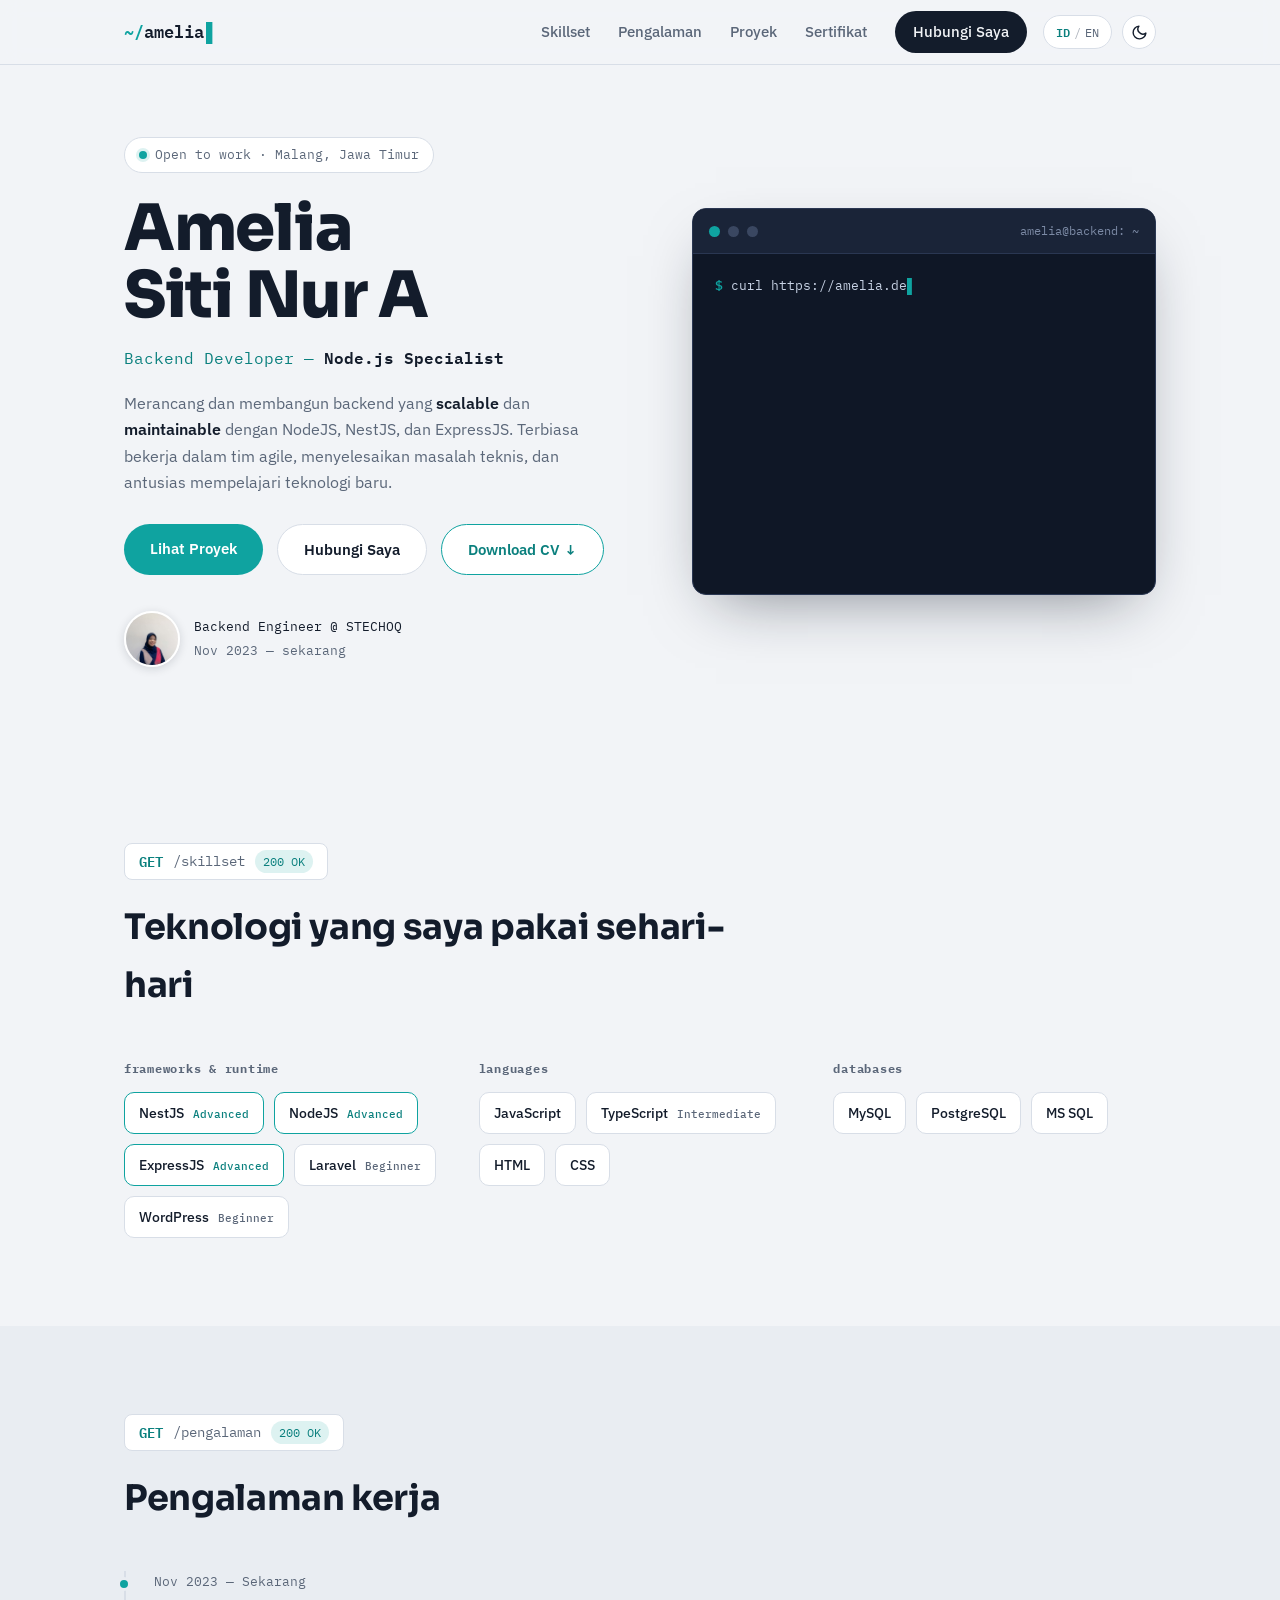
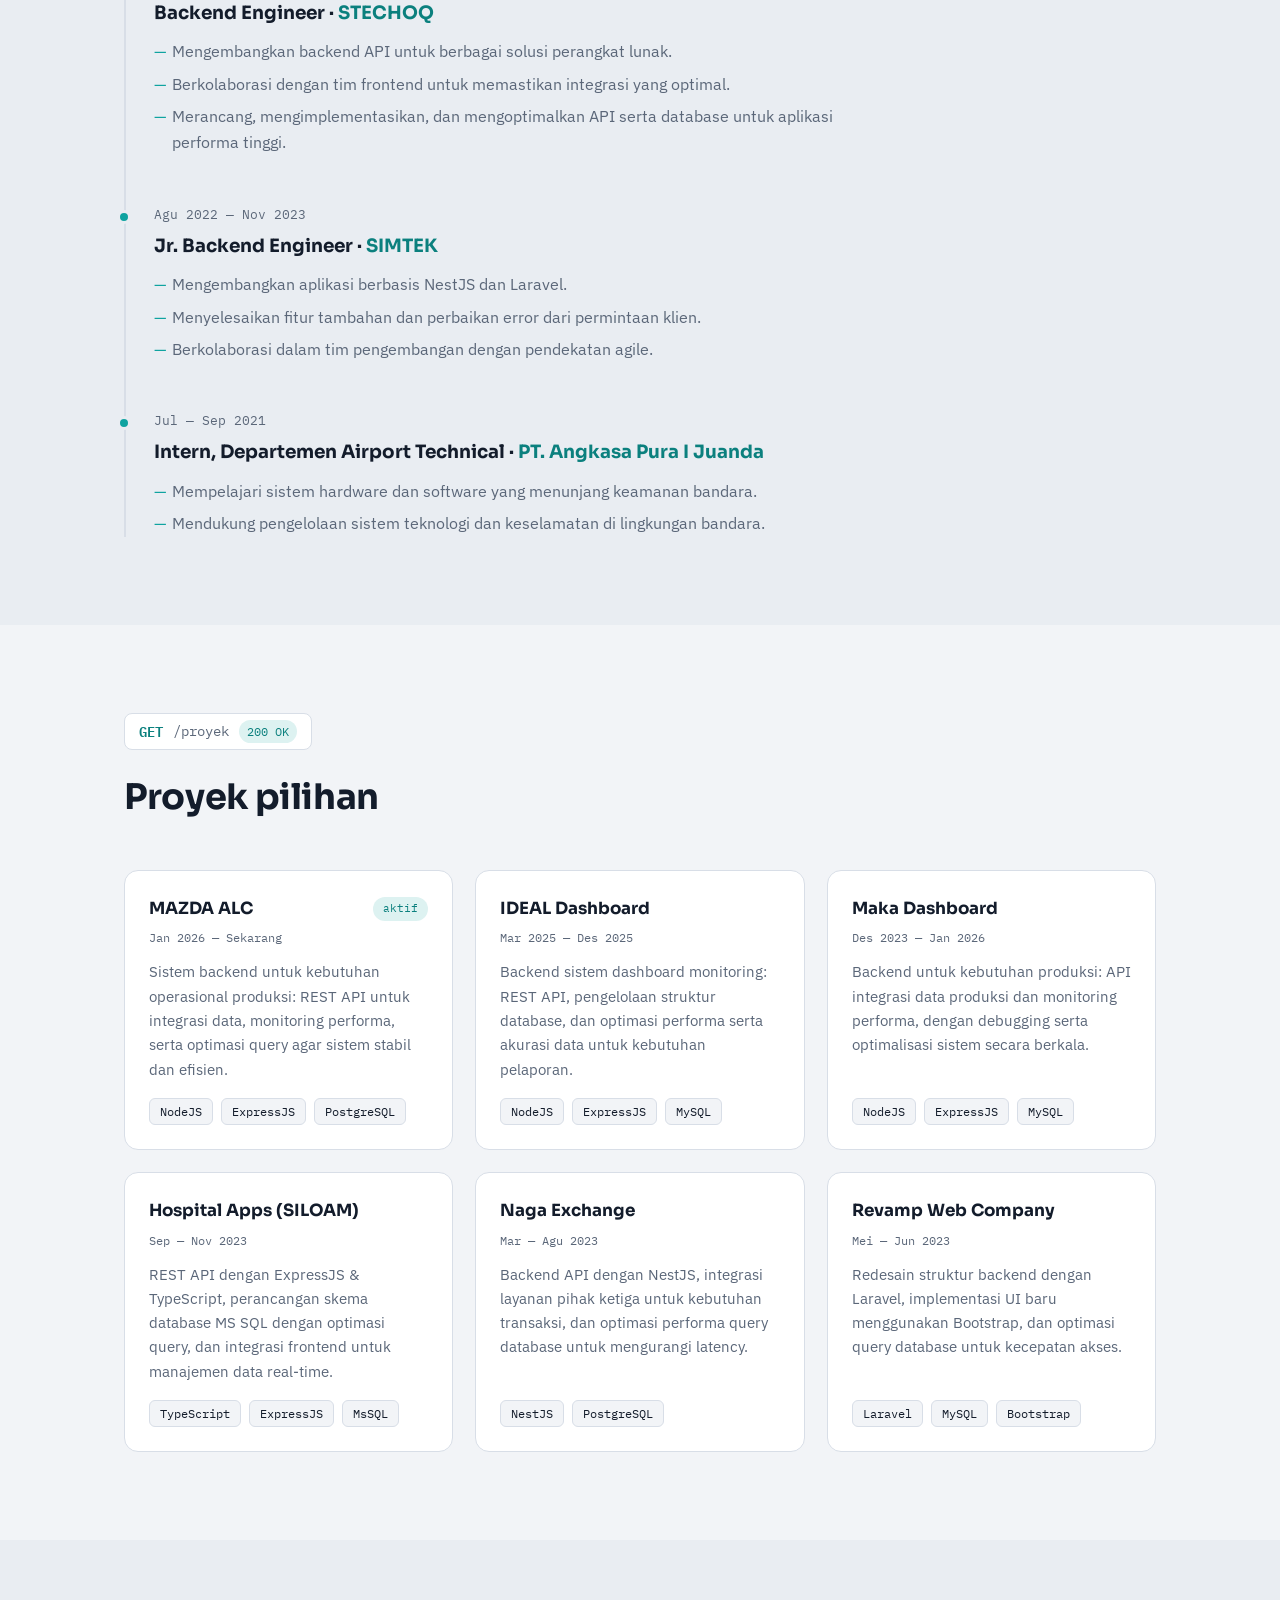
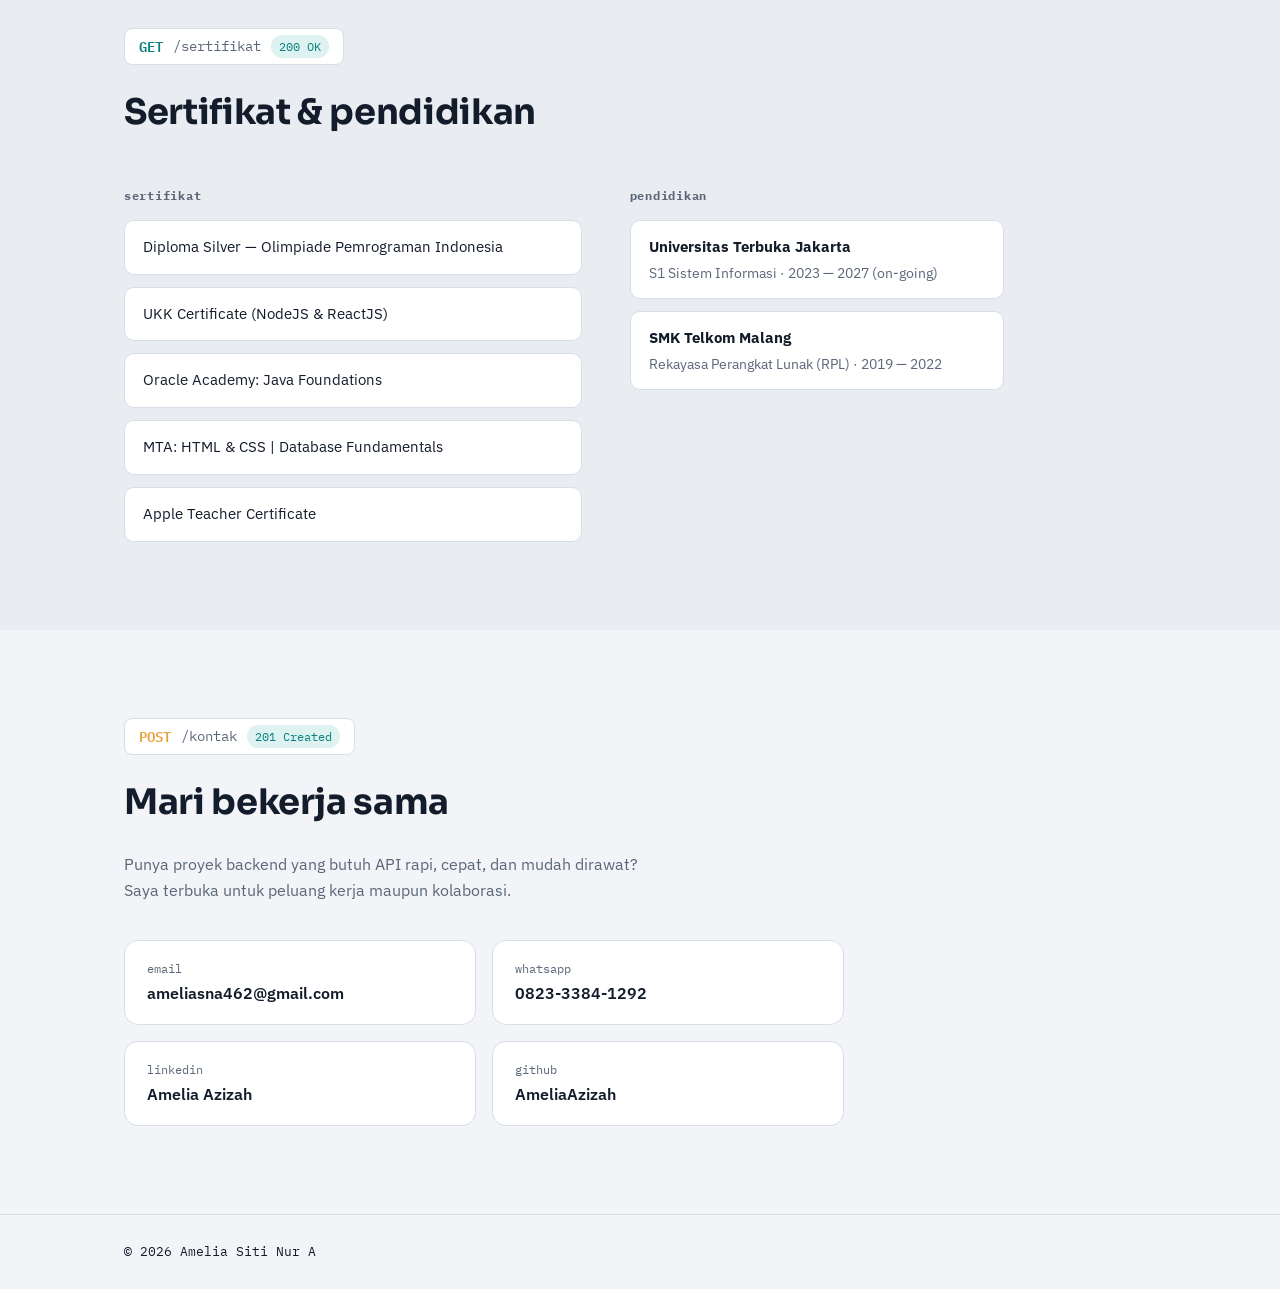
<file: index.html>
<!DOCTYPE html>
<html lang="id">

<head>
  <meta charset="UTF-8" />
  <meta name="viewport" content="width=device-width, initial-scale=1.0" />
  <title>Amelia Siti Nur A — Backend Developer | Node.js Specialist</title>
  <meta name="description"
    content="Portfolio Amelia Siti Nur A, Backend Developer & Node.js Specialist. Berpengalaman membangun REST API dengan NestJS, ExpressJS, dan berbagai database untuk aplikasi performa tinggi." />
  <link rel="canonical" href="https://ameliaazizah.netlify.app/" />
  <meta property="og:type" content="website" />
  <meta property="og:title" content="Amelia Siti Nur A — Backend Developer | Node.js Specialist" />
  <meta property="og:description"
    content="Backend Developer & Node.js Specialist. Membangun REST API yang scalable dengan NestJS, ExpressJS, MySQL, PostgreSQL, dan MsSQL." />
  <meta property="og:url" content="https://ameliaazizah.netlify.app/" />
  <meta property="og:image" content="https://ameliaazizah.netlify.app/assets/foto.jpeg" />
  <link rel="preconnect" href="https://fonts.googleapis.com" />
  <link rel="preconnect" href="https://fonts.gstatic.com" crossorigin />
  <link
    href="https://fonts.googleapis.com/css2?family=Sora:wght@600;700;800&family=IBM+Plex+Sans:wght@400;500;600&family=IBM+Plex+Mono:wght@400;500;600&display=swap"
    rel="stylesheet" />
  <link rel="icon" href="assets/favicon.ico" sizes="48x48" />
  <link rel="icon" href="assets/favicon-32.png" type="image/png" sizes="32x32" />
  <link rel="icon" href="assets/favicon-192.png" type="image/png" sizes="192x192" />
  <link rel="apple-touch-icon" href="assets/apple-touch-icon.png" />
  <link rel="stylesheet" href="style.css" />
  <script>
    // Terapkan tema sebelum halaman dirender agar tidak "flash"
    (function () {
      var saved = localStorage.getItem("theme");
      var prefersDark = window.matchMedia("(prefers-color-scheme: dark)").matches;
      var theme = saved || (prefersDark ? "dark" : "light");
      document.documentElement.setAttribute("data-theme", theme);
    })();
  </script>
</head>

<body>

  <!-- ===== NAVBAR ===== -->
  <header class="nav">
    <div class="container nav__inner">
      <a href="#" class="nav__brand"><span class="nav__prompt">~/</span>amelia<span class="nav__cursor">▋</span></a>

      <nav class="nav__links" id="navLinks">
        <a href="#skillset">Skillset</a>
        <a href="#pengalaman" data-i18n="nav.exp">Pengalaman</a>
        <a href="#proyek" data-i18n="nav.projects">Proyek</a>
        <a href="#sertifikat" data-i18n="nav.certs">Sertifikat</a>
        <a href="#kontak" class="nav__cta" data-i18n="nav.contact">Hubungi Saya</a>
      </nav>

      <div class="nav__controls">
        <button class="lang-toggle mono" id="langToggle" aria-label="Ganti bahasa">
          <span data-lang-opt="id" class="active">ID</span><span class="lang-sep">/</span><span
            data-lang-opt="en">EN</span>
        </button>
        <button class="theme-toggle" id="themeToggle" aria-label="Ganti tema terang/gelap">
          <svg class="icon-sun" width="17" height="17" viewBox="0 0 24 24" fill="none" stroke="currentColor"
            stroke-width="2" stroke-linecap="round">
            <circle cx="12" cy="12" r="4" />
            <path
              d="M12 2v2M12 20v2M4.9 4.9l1.4 1.4M17.7 17.7l1.4 1.4M2 12h2M20 12h2M4.9 19.1l1.4-1.4M17.7 6.3l1.4-1.4" />
          </svg>
          <svg class="icon-moon" width="17" height="17" viewBox="0 0 24 24" fill="none" stroke="currentColor"
            stroke-width="2" stroke-linecap="round" stroke-linejoin="round">
            <path d="M21 12.8A9 9 0 1 1 11.2 3a7 7 0 0 0 9.8 9.8z" />
          </svg>
        </button>
        <button class="nav__toggle" id="navToggle" aria-label="Buka menu" aria-expanded="false">
          <span></span><span></span><span></span>
        </button>
      </div>
    </div>
  </header>

  <main>
    <!-- ===== HERO ===== -->
    <section class="hero">
      <div class="container hero__inner">
        <div class="hero__text">
          <p class="hero__status"><span class="dot"></span><span data-i18n="hero.status">Open to work · Malang, Jawa
              Timur</span></p>
          <h1 class="hero__title">Amelia<br />Siti Nur A</h1>
          <p class="hero__role" data-i18n="hero.role">Backend Developer — <em>Node.js Specialist</em></p>
          <p class="hero__desc" data-i18n="hero.desc">
            Merancang dan membangun backend yang <strong>scalable</strong> dan
            <strong>maintainable</strong> dengan NodeJS, NestJS, dan ExpressJS.
            Terbiasa bekerja dalam tim agile, menyelesaikan masalah teknis,
            dan antusias mempelajari teknologi baru.
          </p>
          <div class="hero__actions">
            <a href="#proyek" class="btn btn--primary" data-i18n="hero.cta1">Lihat Proyek</a>
            <a href="#kontak" class="btn btn--ghost" data-i18n="hero.cta2">Hubungi Saya</a>
            <a href="CV_Amelia_Azizah.pdf" download class="btn btn--ghost btn--cv">Download CV <span
                class="cv-arrow">↓</span></a>
          </div>
          <div class="hero__profile">
            <img src="assets/foto.jpeg" alt="Foto Amelia Siti Nur A" class="hero__photo" />
            <div class="hero__profile-meta">
              <span class="mono">Backend Engineer @ STECHOQ</span>
              <span class="mono muted" data-i18n="hero.meta">Nov 2023 — sekarang</span>
            </div>
          </div>
        </div>

        <!-- Signature: terminal API response -->
        <div class="terminal" aria-label="Contoh respons API profil">
          <div class="terminal__bar">
            <span class="terminal__dot"></span>
            <span class="terminal__dot"></span>
            <span class="terminal__dot"></span>
            <span class="terminal__title mono">amelia@backend: ~</span>
          </div>
          <pre class="terminal__body mono"
            id="terminalBody"><span class="t-prompt">$</span> <span id="typedCmd"></span><span class="cursor" id="cursor">▋</span><code id="jsonOut"></code></pre>
        </div>
      </div>
    </section>

    <!-- ===== SKILLSET ===== -->
    <section class="section" id="skillset">
      <div class="container">
        <p class="endpoint mono reveal"><span class="method">GET</span> /skillset <span class="status-chip">200
            OK</span></p>
        <h2 class="section__title reveal" data-i18n="skills.title">Teknologi yang saya pakai sehari-hari</h2>
        <div class="skills reveal">
          <div class="skills__group">
            <h3 class="skills__label mono">frameworks &amp; runtime</h3>
            <ul class="chips">
              <li class="chip chip--adv">NestJS <small>Advanced</small></li>
              <li class="chip chip--adv">NodeJS <small>Advanced</small></li>
              <li class="chip chip--adv">ExpressJS <small>Advanced</small></li>
              <li class="chip">Laravel <small>Beginner</small></li>
              <li class="chip">WordPress <small>Beginner</small></li>
            </ul>
          </div>
          <div class="skills__group">
            <h3 class="skills__label mono">languages</h3>
            <ul class="chips">
              <li class="chip">JavaScript</li>
              <li class="chip">TypeScript <small>Intermediate</small></li>
              <li class="chip">HTML</li>
              <li class="chip">CSS</li>
            </ul>
          </div>
          <div class="skills__group">
            <h3 class="skills__label mono">databases</h3>
            <ul class="chips">
              <li class="chip">MySQL</li>
              <li class="chip">PostgreSQL</li>
              <li class="chip">MS SQL</li>
            </ul>
          </div>
        </div>
      </div>
    </section>

    <!-- ===== PENGALAMAN ===== -->
    <section class="section section--alt" id="pengalaman">
      <div class="container">
        <p class="endpoint mono reveal"><span class="method">GET</span> <span
            data-i18n="exp.endpoint">/pengalaman</span> <span class="status-chip">200 OK</span></p>
        <h2 class="section__title reveal" data-i18n="exp.title">Pengalaman kerja</h2>

        <div class="timeline">
          <article class="timeline__item reveal">
            <div class="timeline__marker"></div>
            <p class="timeline__date mono" data-i18n="exp.1.date">Nov 2023 — Sekarang</p>
            <h3 class="timeline__role">Backend Engineer · <span>STECHOQ</span></h3>
            <ul class="timeline__points" data-i18n="exp.1.points">
              <li>Mengembangkan backend API untuk berbagai solusi perangkat lunak.</li>
              <li>Berkolaborasi dengan tim frontend untuk memastikan integrasi yang optimal.</li>
              <li>Merancang, mengimplementasikan, dan mengoptimalkan API serta database untuk aplikasi performa tinggi.
              </li>
            </ul>
          </article>

          <article class="timeline__item reveal">
            <div class="timeline__marker"></div>
            <p class="timeline__date mono" data-i18n="exp.2.date">Agu 2022 — Nov 2023</p>
            <h3 class="timeline__role">Jr. Backend Engineer · <span>SIMTEK</span></h3>
            <ul class="timeline__points" data-i18n="exp.2.points">
              <li>Mengembangkan aplikasi berbasis NestJS dan Laravel.</li>
              <li>Menyelesaikan fitur tambahan dan perbaikan error dari permintaan klien.</li>
              <li>Berkolaborasi dalam tim pengembangan dengan pendekatan agile.</li>
            </ul>
          </article>

          <article class="timeline__item reveal">
            <div class="timeline__marker"></div>
            <p class="timeline__date mono">Jul — Sep 2021</p>
            <h3 class="timeline__role" data-i18n="exp.3.role">Intern, Departemen Airport Technical · <span>PT. Angkasa
                Pura I Juanda</span></h3>
            <ul class="timeline__points" data-i18n="exp.3.points">
              <li>Mempelajari sistem hardware dan software yang menunjang keamanan bandara.</li>
              <li>Mendukung pengelolaan sistem teknologi dan keselamatan di lingkungan bandara.</li>
            </ul>
          </article>
        </div>
      </div>
    </section>

    <!-- ===== PROYEK ===== -->
    <section class="section" id="proyek">
      <div class="container">
        <p class="endpoint mono reveal"><span class="method">GET</span> <span data-i18n="proj.endpoint">/proyek</span>
          <span class="status-chip">200 OK</span>
        </p>
        <h2 class="section__title reveal" data-i18n="proj.title">Proyek pilihan</h2>

        <div class="projects">
          <article class="card reveal">
            <div class="card__head">
              <h3>MAZDA ALC</h3>
              <span class="badge badge--live mono" data-i18n="proj.badge">aktif</span>
            </div>
            <p class="card__date mono" data-i18n="proj.1.date">Jan 2026 — Sekarang</p>
            <p class="card__desc" data-i18n="proj.1.desc">Sistem backend untuk kebutuhan operasional produksi: REST API
              untuk integrasi data, monitoring performa, serta optimasi query agar sistem stabil dan efisien.</p>
            <ul class="tags mono">
              <li>NodeJS</li>
              <li>ExpressJS</li>
              <li>PostgreSQL</li>
            </ul>
          </article>

          <article class="card reveal">
            <div class="card__head">
              <h3>IDEAL Dashboard</h3>
            </div>
            <p class="card__date mono" data-i18n="proj.2.date">Mar 2025 — Des 2025</p>
            <p class="card__desc" data-i18n="proj.2.desc">Backend sistem dashboard monitoring: REST API, pengelolaan
              struktur database, dan optimasi performa serta akurasi data untuk kebutuhan pelaporan.</p>
            <ul class="tags mono">
              <li>NodeJS</li>
              <li>ExpressJS</li>
              <li>MySQL</li>
            </ul>
          </article>

          <article class="card reveal">
            <div class="card__head">
              <h3>Maka Dashboard</h3>
            </div>
            <p class="card__date mono" data-i18n="proj.3.date">Des 2023 — Jan 2026</p>
            <p class="card__desc" data-i18n="proj.3.desc">Backend untuk kebutuhan produksi: API integrasi data produksi
              dan monitoring performa, dengan debugging serta optimalisasi sistem secara berkala.</p>
            <ul class="tags mono">
              <li>NodeJS</li>
              <li>ExpressJS</li>
              <li>MySQL</li>
            </ul>
          </article>

          <article class="card reveal">
            <div class="card__head">
              <h3>Hospital Apps (SILOAM)</h3>
            </div>
            <p class="card__date mono">Sep — Nov 2023</p>
            <p class="card__desc" data-i18n="proj.4.desc">REST API dengan ExpressJS &amp; TypeScript, perancangan skema
              database MS SQL dengan optimasi query, dan integrasi frontend untuk manajemen data real-time.</p>
            <ul class="tags mono">
              <li>TypeScript</li>
              <li>ExpressJS</li>
              <li>MsSQL</li>
            </ul>
          </article>

          <article class="card reveal">
            <div class="card__head">
              <h3>Naga Exchange</h3>
            </div>
            <p class="card__date mono" data-i18n="proj.5.date">Mar — Agu 2023</p>
            <p class="card__desc" data-i18n="proj.5.desc">Backend API dengan NestJS, integrasi layanan pihak ketiga
              untuk kebutuhan transaksi, dan optimasi performa query database untuk mengurangi latency.</p>
            <ul class="tags mono">
              <li>NestJS</li>
              <li>PostgreSQL</li>
            </ul>
          </article>

          <article class="card reveal">
            <div class="card__head">
              <h3>Revamp Web Company</h3>
            </div>
            <p class="card__date mono" data-i18n="proj.6.date">Mei — Jun 2023</p>
            <p class="card__desc" data-i18n="proj.6.desc">Redesain struktur backend dengan Laravel, implementasi UI baru
              menggunakan Bootstrap, dan optimasi query database untuk kecepatan akses.</p>
            <ul class="tags mono">
              <li>Laravel</li>
              <li>MySQL</li>
              <li>Bootstrap</li>
            </ul>
          </article>
        </div>
      </div>
    </section>

    <!-- ===== SERTIFIKAT & PENDIDIKAN ===== -->
    <section class="section section--alt" id="sertifikat">
      <div class="container">
        <p class="endpoint mono reveal"><span class="method">GET</span> <span
            data-i18n="cred.endpoint">/sertifikat</span> <span class="status-chip">200 OK</span></p>
        <h2 class="section__title reveal" data-i18n="cred.title">Sertifikat &amp; pendidikan</h2>

        <div class="creds">
          <div class="creds__col reveal">
            <h3 class="skills__label mono" data-i18n="cred.label1">sertifikat</h3>
            <ul class="creds__list">
              <li>Diploma Silver — Olimpiade Pemrograman Indonesia</li>
              <li>UKK Certificate (NodeJS &amp; ReactJS)</li>
              <li>Oracle Academy: Java Foundations</li>
              <li>MTA: HTML &amp; CSS | Database Fundamentals</li>
              <li>Apple Teacher Certificate</li>
            </ul>
          </div>
          <div class="creds__col reveal">
            <h3 class="skills__label mono" data-i18n="cred.label2">pendidikan</h3>
            <ul class="creds__list creds__list--edu">
              <li>
                <strong>Universitas Terbuka Jakarta</strong>
                <span data-i18n="cred.edu1">S1 Sistem Informasi · 2023 — 2027 (on-going)</span>
              </li>
              <li>
                <strong>SMK Telkom Malang</strong>
                <span data-i18n="cred.edu2">Rekayasa Perangkat Lunak (RPL) · 2019 — 2022</span>
              </li>
            </ul>
          </div>
        </div>
      </div>
    </section>

    <!-- ===== KONTAK ===== -->
    <section class="section contact" id="kontak">
      <div class="container">
        <p class="endpoint mono reveal"><span class="method method--post">POST</span> <span
            data-i18n="contact.endpoint">/kontak</span> <span class="status-chip">201 Created</span></p>
        <h2 class="section__title reveal" data-i18n="contact.title">Mari bekerja sama</h2>
        <p class="contact__lead reveal" data-i18n="contact.lead">Punya proyek backend yang butuh API rapi, cepat, dan
          mudah dirawat? Saya terbuka untuk peluang kerja maupun kolaborasi.</p>
        <div class="contact__links reveal">
          <a class="contact__item" href="mailto:ameliasna462@gmail.com">
            <span class="mono muted">email</span>
            <span>ameliasna462@gmail.com</span>
          </a>
          <a class="contact__item" href="https://wa.me/6282333841292" target="_blank" rel="noopener">
            <span class="mono muted">whatsapp</span>
            <span>0823-3384-1292</span>
          </a>
          <a class="contact__item" href="https://www.linkedin.com/in/amelia-azizah" target="_blank" rel="noopener">
            <span class="mono muted">linkedin</span>
            <span>Amelia Azizah</span>
          </a>
          <a class="contact__item" href="https://github.com/AmeliaAzizah" target="_blank" rel="noopener">
            <span class="mono muted">github</span>
            <span>AmeliaAzizah</span>
          </a>
        </div>
      </div>
    </section>
  </main>

  <footer class="footer">
    <div class="container footer__inner">
      <span class="mono">© <span id="year"></span> Amelia Siti Nur A</span>
      <!-- <span class="mono muted" data-i18n="footer.note">Dibangun dengan HTML, CSS &amp; JS — tanpa framework.</span> -->
    </div>
  </footer>

  <script src="script.js"></script>
</body>

</html>
</file>
<file: style.css>
/* ============================================
   Portfolio — Amelia Siti Nur A
   Tema light (default) & dark via [data-theme]
   ============================================ */

:root {
  --bg: #F2F4F7;
  --bg-alt: #E9EDF2;
  --ink: #131C2B;
  --muted: #5B6779;
  --line: #D8DEE7;
  --surface: #FFFFFF;
  --nav-bg: rgba(242, 244, 247, 0.88);
  --panel: #0F1726;
  --panel-2: #1A2438;
  --panel-line: #2A3752;
  --teal: #0FA3A0;
  --teal-strong: #0B807E;   /* teks aksen di atas background */
  --teal-soft: #DDF2F1;
  --amber: #E8A33D;
  --shadow-card: 0 16px 36px -20px rgba(19, 28, 43, 0.25);
  --shadow-terminal: 0 24px 60px -24px rgba(15, 23, 38, 0.5);

  --font-display: "Sora", sans-serif;
  --font-body: "IBM Plex Sans", sans-serif;
  --font-mono: "IBM Plex Mono", monospace;

  --radius: 14px;
  --container: 1080px;
}

[data-theme="dark"] {
  --bg: #0D141F;
  --bg-alt: #111A29;
  --ink: #E7ECF5;
  --muted: #97A3B8;
  --line: #263349;
  --surface: #172236;
  --nav-bg: rgba(13, 20, 31, 0.88);
  --panel: #0A101B;
  --panel-2: #131D30;
  --panel-line: #2A3752;
  --teal: #17B3B0;
  --teal-strong: #4ED4D0;
  --teal-soft: rgba(23, 179, 176, 0.16);
  --amber: #EBAE52;
  --shadow-card: 0 16px 36px -20px rgba(0, 0, 0, 0.6);
  --shadow-terminal: 0 24px 60px -24px rgba(0, 0, 0, 0.8);
}

* { margin: 0; padding: 0; box-sizing: border-box; }

html { scroll-behavior: smooth; }

body {
  font-family: var(--font-body);
  background: var(--bg);
  color: var(--ink);
  line-height: 1.65;
  -webkit-font-smoothing: antialiased;
  transition: background 0.3s ease, color 0.3s ease;
}

.container {
  max-width: var(--container);
  margin: 0 auto;
  padding: 0 24px;
}

.mono { font-family: var(--font-mono); }
.muted { color: var(--muted); }

img { max-width: 100%; display: block; }
a { color: inherit; text-decoration: none; }
ul { list-style: none; }

/* ===== Navbar ===== */
.nav {
  position: sticky;
  top: 0;
  z-index: 50;
  background: var(--nav-bg);
  backdrop-filter: blur(10px);
  border-bottom: 1px solid var(--line);
}

.nav__inner {
  display: flex;
  align-items: center;
  justify-content: space-between;
  gap: 16px;
  height: 64px;
}

.nav__brand {
  font-family: var(--font-mono);
  font-weight: 600;
  font-size: 1.05rem;
}

.nav__cursor {
  color: var(--teal);
  animation: blink 1s step-end infinite;
  margin-left: 2px;
}

.nav__prompt { color: var(--teal); }

.nav__links {
  display: flex;
  align-items: center;
  gap: 28px;
  font-size: 0.95rem;
  font-weight: 500;
  margin-left: auto;
}

.nav__links a:not(.nav__cta) {
  color: var(--muted);
  transition: color 0.2s ease;
}

.nav__links a:not(.nav__cta):hover { color: var(--ink); }

.nav__cta {
  background: var(--ink);
  color: var(--bg);
  padding: 8px 18px;
  border-radius: 999px;
  transition: background 0.2s ease;
}

.nav__cta:hover { background: var(--teal-strong); }

/* Kontrol bahasa & tema */
.nav__controls {
  display: flex;
  align-items: center;
  gap: 10px;
}

.lang-toggle {
  display: inline-flex;
  align-items: center;
  gap: 4px;
  background: var(--surface);
  border: 1px solid var(--line);
  border-radius: 999px;
  padding: 6px 12px;
  font-size: 0.78rem;
  cursor: pointer;
  color: var(--muted);
  transition: border-color 0.2s ease;
}

.lang-toggle:hover { border-color: var(--teal); }

.lang-toggle .active {
  color: var(--teal-strong);
  font-weight: 600;
}

.lang-sep { opacity: 0.5; }

.theme-toggle {
  display: inline-flex;
  align-items: center;
  justify-content: center;
  width: 34px;
  height: 34px;
  background: var(--surface);
  border: 1px solid var(--line);
  border-radius: 50%;
  cursor: pointer;
  color: var(--ink);
  transition: border-color 0.2s ease, transform 0.2s ease;
}

.theme-toggle:hover { border-color: var(--teal); transform: rotate(15deg); }

/* icon: tampilkan bulan saat light (menuju dark), matahari saat dark */
.icon-sun { display: none; }
.icon-moon { display: block; }
[data-theme="dark"] .icon-sun { display: block; }
[data-theme="dark"] .icon-moon { display: none; }

.nav__toggle {
  display: none;
  flex-direction: column;
  gap: 5px;
  background: none;
  border: 0;
  cursor: pointer;
  padding: 8px;
}

.nav__toggle span {
  width: 22px;
  height: 2px;
  background: var(--ink);
  border-radius: 2px;
  transition: transform 0.25s ease, opacity 0.25s ease;
}

.nav__toggle.open span:nth-child(1) { transform: translateY(7px) rotate(45deg); }
.nav__toggle.open span:nth-child(2) { opacity: 0; }
.nav__toggle.open span:nth-child(3) { transform: translateY(-7px) rotate(-45deg); }

/* ===== Hero ===== */
.hero { padding: 72px 0 88px; }

.hero__inner {
  display: grid;
  grid-template-columns: 1.05fr 0.95fr;
  gap: 56px;
  align-items: center;
}

.hero__status {
  display: inline-flex;
  align-items: center;
  gap: 8px;
  font-family: var(--font-mono);
  font-size: 0.82rem;
  color: var(--muted);
  background: var(--surface);
  border: 1px solid var(--line);
  padding: 6px 14px;
  border-radius: 999px;
  margin-bottom: 22px;
}

.dot {
  width: 8px;
  height: 8px;
  border-radius: 50%;
  background: var(--teal);
  box-shadow: 0 0 0 3px var(--teal-soft);
}

.hero__title {
  font-family: var(--font-display);
  font-weight: 800;
  font-size: clamp(2.6rem, 5.5vw, 4rem);
  line-height: 1.05;
  letter-spacing: -0.02em;
}

.hero__role {
  font-family: var(--font-mono);
  font-size: 1.02rem;
  color: var(--teal-strong);
  margin: 16px 0 18px;
}

.hero__role em { font-style: normal; color: var(--ink); font-weight: 600; }

.hero__desc {
  color: var(--muted);
  max-width: 46ch;
  margin-bottom: 28px;
}

.hero__desc strong { color: var(--ink); font-weight: 600; }

.hero__actions { display: flex; gap: 14px; flex-wrap: wrap; }

.btn {
  display: inline-block;
  padding: 12px 26px;
  border-radius: 999px;
  font-weight: 600;
  font-size: 0.95rem;
  transition: transform 0.15s ease, background 0.2s ease, border-color 0.2s ease;
}

.btn:active { transform: scale(0.97); }

.btn--primary { background: var(--teal); color: #FFFFFF; }
.btn--primary:hover { background: var(--teal-strong); }
[data-theme="dark"] .btn--primary { color: #0A101B; }
[data-theme="dark"] .btn--primary:hover { background: var(--teal-strong); }

.btn--ghost { border: 1.5px solid var(--line); background: var(--surface); }
.btn--ghost:hover { border-color: var(--ink); }

.btn--cv { border-color: var(--teal); color: var(--teal-strong); }
.btn--cv:hover { border-color: var(--teal-strong); }
.cv-arrow { display: inline-block; transition: transform 0.2s ease; }
.btn--cv:hover .cv-arrow { transform: translateY(3px); }

.hero__profile {
  display: flex;
  align-items: center;
  gap: 14px;
  margin-top: 36px;
}

.hero__photo {
  width: 56px;
  height: 56px;
  object-fit: cover;
  object-position: 50% 85%;
  border-radius: 50%;
  border: 2px solid var(--surface);
  box-shadow: 0 2px 10px rgba(19, 28, 43, 0.15);
}

.hero__profile-meta {
  display: flex;
  flex-direction: column;
  font-size: 0.8rem;
  gap: 2px;
}

/* ===== Terminal (elemen tanda tangan) ===== */
.terminal {
  background: var(--panel);
  border-radius: var(--radius);
  border: 1px solid var(--panel-line);
  box-shadow: var(--shadow-terminal);
  overflow: hidden;
}

.terminal__bar {
  display: flex;
  align-items: center;
  gap: 8px;
  padding: 12px 16px;
  background: var(--panel-2);
  border-bottom: 1px solid var(--panel-line);
}

.terminal__dot {
  width: 11px;
  height: 11px;
  border-radius: 50%;
  background: #3A4761;
}

.terminal__dot:first-child { background: var(--teal); }

.terminal__title {
  margin-left: auto;
  font-size: 0.75rem;
  color: #7C8AA5;
}

.terminal__body {
  padding: 20px 22px 26px;
  font-size: 0.83rem;
  line-height: 1.7;
  color: #C7D2E4;
  white-space: pre-wrap;
  word-break: break-word;
  min-height: 340px;
}

.t-prompt { color: var(--teal); font-weight: 600; }

.cursor {
  color: var(--teal);
  animation: blink 1s step-end infinite;
}

@keyframes blink { 50% { opacity: 0; } }

/* warna token JSON (dipakai dari JS) */
.j-key { color: #8FB8FF; }
.j-str { color: var(--amber); }
.j-brace { color: #7C8AA5; }
.j-ok { color: #5AD8A6; }

/* ===== Sections ===== */
.section { padding: 88px 0; }

.section--alt { background: var(--bg-alt); }

.endpoint {
  display: inline-flex;
  align-items: center;
  gap: 10px;
  font-size: 0.85rem;
  color: var(--muted);
  background: var(--surface);
  border: 1px solid var(--line);
  padding: 6px 14px;
  border-radius: 8px;
  margin-bottom: 18px;
}

.method {
  color: var(--teal-strong);
  font-weight: 600;
}

.method--post { color: var(--amber); }

.status-chip {
  font-size: 0.72rem;
  color: var(--teal-strong);
  background: var(--teal-soft);
  padding: 2px 8px;
  border-radius: 999px;
}

.section__title {
  font-family: var(--font-display);
  font-weight: 700;
  font-size: clamp(1.6rem, 3.2vw, 2.2rem);
  letter-spacing: -0.01em;
  margin-bottom: 44px;
  max-width: 24ch;
}

/* ===== Skillset ===== */
.skills {
  display: grid;
  grid-template-columns: repeat(3, 1fr);
  gap: 32px;
}

.skills__label {
  font-size: 0.78rem;
  text-transform: lowercase;
  letter-spacing: 0.06em;
  color: var(--muted);
  margin-bottom: 14px;
}

.chips { display: flex; flex-wrap: wrap; gap: 10px; }

.chip {
  background: var(--surface);
  border: 1px solid var(--line);
  border-radius: 10px;
  padding: 8px 14px;
  font-size: 0.9rem;
  font-weight: 500;
}

.chip small {
  color: var(--muted);
  font-family: var(--font-mono);
  font-size: 0.68rem;
  margin-left: 6px;
}

.chip--adv { border-color: var(--teal); }
.chip--adv small { color: var(--teal-strong); }

/* ===== Timeline ===== */
.timeline {
  position: relative;
  padding-left: 28px;
  border-left: 2px solid var(--line);
  display: flex;
  flex-direction: column;
  gap: 48px;
  max-width: 720px;
}

.timeline__item { position: relative; }

.timeline__marker {
  position: absolute;
  left: -37px;
  top: 6px;
  width: 14px;
  height: 14px;
  border-radius: 50%;
  background: var(--teal);
  border: 3px solid var(--bg-alt);
}

.timeline__date {
  font-size: 0.8rem;
  color: var(--muted);
  margin-bottom: 6px;
}

.timeline__role {
  font-family: var(--font-display);
  font-size: 1.15rem;
  font-weight: 700;
  margin-bottom: 10px;
}

.timeline__role span { color: var(--teal-strong); }

.timeline__points {
  list-style: none;
  color: var(--muted);
  display: flex;
  flex-direction: column;
  gap: 6px;
}

.timeline__points li { padding-left: 18px; position: relative; }

.timeline__points li::before {
  content: "—";
  position: absolute;
  left: 0;
  color: var(--teal);
}

/* ===== Projects ===== */
.projects {
  display: grid;
  grid-template-columns: repeat(3, 1fr);
  gap: 22px;
}

.card {
  background: var(--surface);
  border: 1px solid var(--line);
  border-radius: var(--radius);
  padding: 24px;
  display: flex;
  flex-direction: column;
  transition: transform 0.2s ease, box-shadow 0.2s ease, border-color 0.2s ease;
}

.card:hover {
  transform: translateY(-4px);
  border-color: var(--teal);
  box-shadow: var(--shadow-card);
}

.card__head {
  display: flex;
  align-items: center;
  justify-content: space-between;
  gap: 10px;
}

.card__head h3 {
  font-family: var(--font-display);
  font-size: 1.05rem;
  font-weight: 700;
}

.badge {
  font-size: 0.68rem;
  padding: 3px 10px;
  border-radius: 999px;
}

.badge--live {
  background: var(--teal-soft);
  color: var(--teal-strong);
}

.card__date {
  font-size: 0.76rem;
  color: var(--muted);
  margin: 6px 0 12px;
}

.card__desc {
  font-size: 0.92rem;
  color: var(--muted);
  flex: 1;
}

.tags {
  display: flex;
  flex-wrap: wrap;
  gap: 8px;
  margin-top: 16px;
}

.tags li {
  font-size: 0.72rem;
  color: var(--ink);
  background: var(--bg);
  border: 1px solid var(--line);
  padding: 3px 10px;
  border-radius: 6px;
}

/* ===== Sertifikat & pendidikan ===== */
.creds {
  display: grid;
  grid-template-columns: 1.1fr 0.9fr;
  gap: 48px;
  max-width: 880px;
}

.creds__list {
  display: flex;
  flex-direction: column;
  gap: 12px;
  color: var(--ink);
}

.creds__list li {
  background: var(--surface);
  border: 1px solid var(--line);
  border-radius: 10px;
  padding: 14px 18px;
  font-size: 0.94rem;
}

.creds__list--edu li {
  display: flex;
  flex-direction: column;
  gap: 2px;
}

.creds__list--edu span {
  color: var(--muted);
  font-size: 0.85rem;
}

/* ===== Kontak ===== */
.contact__lead {
  color: var(--muted);
  max-width: 52ch;
  margin: -24px 0 36px;
}

.contact__links {
  display: grid;
  grid-template-columns: repeat(2, 1fr);
  gap: 16px;
  max-width: 720px;
}

.contact__item {
  display: flex;
  flex-direction: column;
  gap: 2px;
  background: var(--surface);
  border: 1px solid var(--line);
  border-radius: var(--radius);
  padding: 18px 22px;
  font-weight: 600;
  transition: border-color 0.2s ease, transform 0.2s ease;
}

.contact__item:hover {
  border-color: var(--teal);
  transform: translateY(-2px);
}

.contact__item .muted { font-size: 0.72rem; font-weight: 400; }

/* ===== Footer ===== */
.footer {
  border-top: 1px solid var(--line);
  padding: 26px 0;
}

.footer__inner {
  display: flex;
  align-items: center;
  justify-content: space-between;
  gap: 12px;
  flex-wrap: wrap;
  font-size: 0.8rem;
}

/* ===== Reveal animation ===== */
.reveal {
  opacity: 0;
  transform: translateY(18px);
  transition: opacity 0.6s ease, transform 0.6s ease;
}

.reveal.visible {
  opacity: 1;
  transform: translateY(0);
}

/* ===== Aksesibilitas ===== */
:focus-visible {
  outline: 2px solid var(--teal);
  outline-offset: 3px;
  border-radius: 4px;
}

@media (prefers-reduced-motion: reduce) {
  html { scroll-behavior: auto; }
  .reveal { opacity: 1; transform: none; transition: none; }
  .cursor { animation: none; }
  * { transition: none !important; }
}

/* ===== Responsive ===== */
@media (max-width: 960px) {
  .hero__inner { grid-template-columns: 1fr; gap: 44px; }
  .terminal__body { min-height: 300px; }
  .skills { grid-template-columns: 1fr 1fr; }
  .projects { grid-template-columns: 1fr 1fr; }
  .creds { grid-template-columns: 1fr; gap: 36px; }
}

@media (max-width: 720px) {
  .nav__toggle { display: flex; }

  .nav__links {
    position: absolute;
    top: 64px;
    left: 0;
    right: 0;
    flex-direction: column;
    align-items: flex-start;
    gap: 4px;
    background: var(--bg);
    border-bottom: 1px solid var(--line);
    padding: 12px 24px 20px;
    display: none;
  }

  .nav__links.open { display: flex; }

  .nav__links a { padding: 10px 0; width: 100%; }
  .nav__cta { text-align: center; margin-top: 6px; }

  .hero { padding: 48px 0 64px; }
  .section { padding: 64px 0; }
  .skills { grid-template-columns: 1fr; }
  .projects { grid-template-columns: 1fr; }
  .contact__links { grid-template-columns: 1fr; }
  .terminal__body { font-size: 0.76rem; min-height: 320px; }
}
</file>
